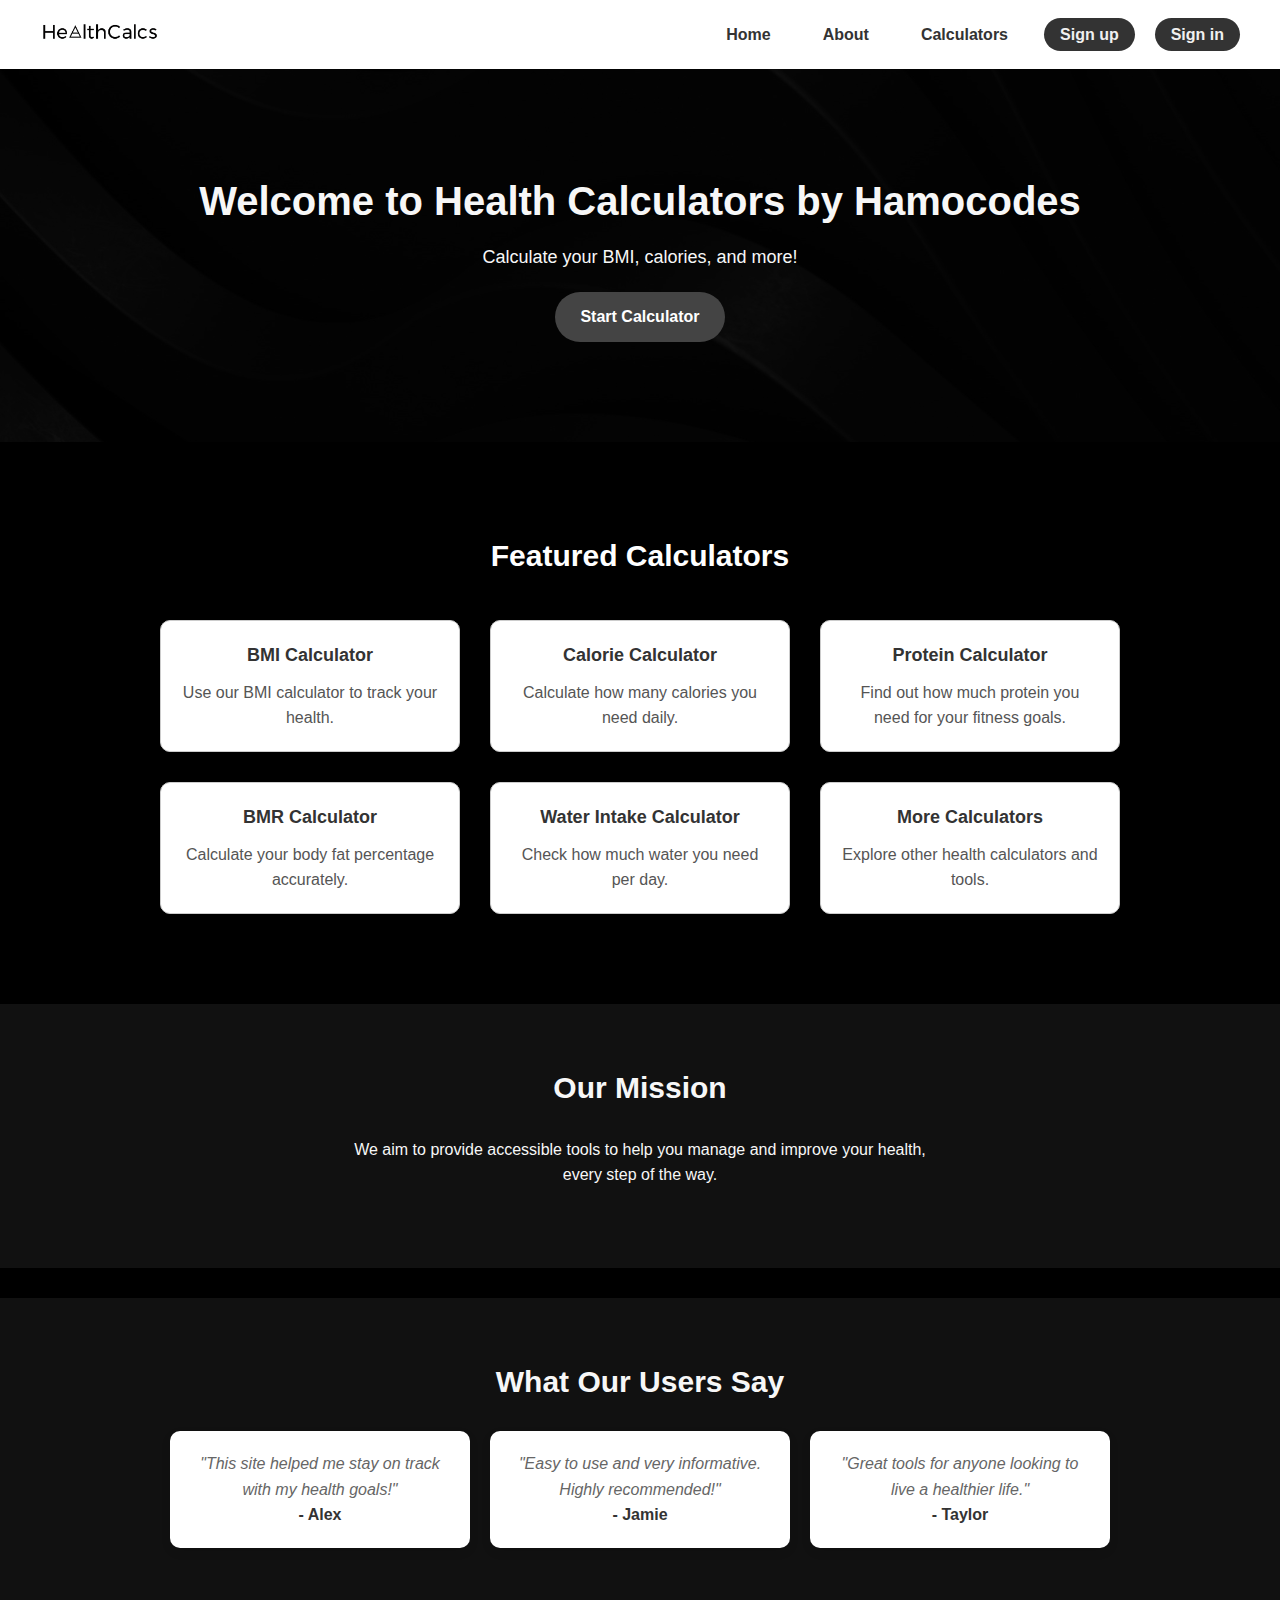
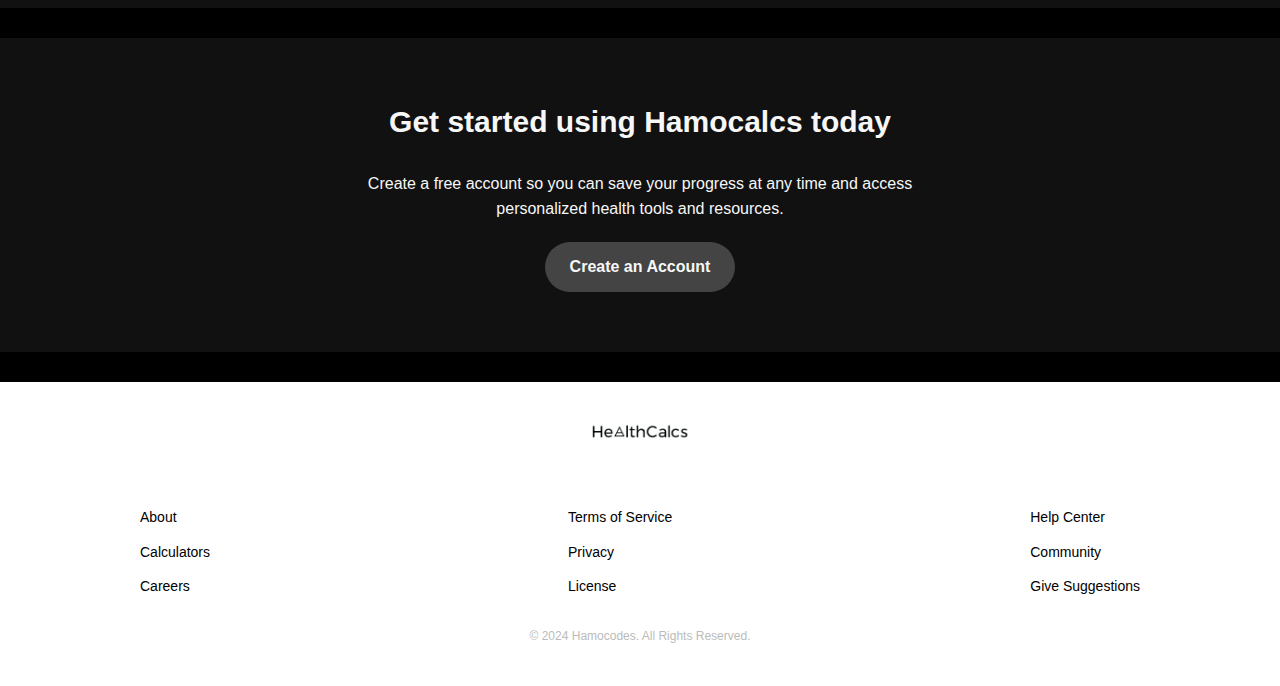
<file: index.html>
<!DOCTYPE html>
<html lang="en">
<head>
    <meta charset="UTF-8">
    <meta name="viewport" content="width=device-width, initial-scale=1.0">
    <title>HealthCalcs</title>
    <link rel="stylesheet" href="style.css">
</head>
<body>
    <header>
        <div class="logo">
            <a href="index.html"><img src="images/logo.png" alt="Logo"></a>
        </div>
        
        <div class="toggle" onclick="toggleNav()">☰</div>
        <nav class="mobile-nav">
            <ul>
                <li><a href="#home">Home</a></li>
                <li><a href="#about">About</a></li>
                <li class="dropdown">
                    <a href="#calculators">Calculators</a>
                    <ul class="dropdown-menu">
                        <li><a href="/pages/bmi.html">BMI Calculator</a></li>
                        <li><a href="/pages/calorie.html">Calorie Calculator</a></li>
                        <li><a href="/pages/protein.html">Protein Calculator</a></li>
                        <li><a href="/pages/bmr.html">BMR Calculator</a></li>
                        <li><a href="/pages/water.html">Water Intake Calculator</a></li>
                        <li><a href="#more">More Calculators</a></li>
                    </ul>
                </li>
                <li><a href="#signup" class="nav-btn">Sign up</a></li>
                <li><a href="#signin" class="nav-btn">Sign in</a></li>
            </ul>
        </nav>
    </header>
    

    <!-- Slider Section -->
    <section class="slider">
        <div class="slide">
            <h1>Welcome to Health Calculators by Hamocodes</h1>
            <p>Calculate your BMI, calories, and more!</p>
            <a href="#get-started" class="get-started-button">Start Calculator</a>
        </div>
    </section>

        <!-- Calculations cards -->
        <div class="calculations-container">
            <h2>Featured Calculators</h2>
            <div class="calculations-grid">
                <a href="pages/bmi.html" class="card" id="bmi">
                    <h3>BMI Calculator</h3>
                    <p>Use our BMI calculator to track your health.</p>
                </a>
            
                <a href="/pages/calorie.html" class="card" id="calorie">
                    <h3>Calorie Calculator</h3>
                    <p>Calculate how many calories you need daily.</p>
                </a>
            
                <a href="pages/protein.html" class="card" id="protein">
                    <h3>Protein Calculator</h3>
                    <p>Find out how much protein you need for your fitness goals.</p>
                </a>
            
                <a href="pages/bmr.html" class="card" id="fat">
                    <h3>BMR Calculator</h3>
                    <p>Calculate your body fat percentage accurately.</p>
                </a>
            
                <a href="pages/water.html" class="card" id="water">
                    <h3>Water Intake Calculator</h3>
                    <p>Check how much water you need per day.</p>
                </a>
            
                <a href="#moreclcs" class="card" id="more">
                    <h3>More Calculators</h3>
                    <p>Explore other health calculators and tools.</p>
                </a>
            </div>
        </div>

    <!-- Mission Section -->
    <section class="mission">
        <h2>Our Mission</h2>
        <p>We aim to provide accessible tools to help you manage and improve your health, every step of the way.</p>
    </section>


    <!-- User Feedback Section -->
    <section class="feedback">
        <h2>What Our Users Say</h2>
        <div class="feedback-grid">
            <div class="feedback-card">
                <p>"This site helped me stay on track with my health goals!"</p>
                <h4>- Alex</h4>
            </div>
            <div class="feedback-card">
                <p>"Easy to use and very informative. Highly recommended!"</p>
                <h4>- Jamie</h4>
            </div>
            <div class="feedback-card">
                <p>"Great tools for anyone looking to live a healthier life."</p>
                <h4>- Taylor</h4>
            </div>
        </div>
    </section>

    <!-- Account Creation Section -->
    <section class="create-account">
        <h2>Get started using Hamocalcs today</h2>
        <p>Create a free account so you can save your progress at any time and access personalized health tools and resources.</p>
        <a href="#create-account" class="account-button">Create an Account</a>
    </section>




    <!-- Footer Section -->
<footer>
    <div class="footer-container">
        <!-- Logo Section -->
        <div class="footer-logo">
            <img src="images/logo.png" alt="healthcalcs Logo" class="logo-img">
            
        </div>
        
        <!-- Links Section -->
        <div class="footer-links">
            <div class="link-group">
                <a href="#about">About</a>
                <a href="#partners">Calculators</a>
                <a href="#career">Careers</a>
            </div>
            <div class="link-group">
                <a href="#terms">Terms of Service</a>
                <a href="#privacy">Privacy</a>
                <a href="#license">License</a>
            </div>
            <div class="link-group">
                <a href="#help-center">Help Center</a>
                <a href="#calculators">Community</a>
                <a href="#suggestions">Give Suggestions</a>
            </div>
        </div>
        <p>&copy; 2024 Hamocodes. All Rights Reserved.</p>
    </div>
</footer>

<script src="scripts.js"></script>

</body>
</html>
</file>
<file: style.css>
/* Reset */
* {
    margin: 0;
    padding: 0;
    box-sizing: border-box;
    font-family: Arial, sans-serif;
}

/* General Styles */
body {
    background-color: black; /* Light off-white background */
    color: #222; /* Dark gray for text */
    line-height: 1.6;
}

/* Header */
header {
    display: flex;
    justify-content: space-between;
    align-items: center;
    padding: 20px 40px;
    background-color: #ffffff; /* White background */
    box-shadow: 0 4px 8px rgba(0, 0, 0, 0.1);
    top: 0;
    z-index: 1000;
}


.logo img {
    width: 120px;
}

/* General Navigation Styling */
header nav ul {
    display: flex;
    align-items: center;
    list-style: none;
    gap: 20px;
}

header nav ul li {
    position: relative;
}

header nav ul li a {
    color: #333; /* Dark gray */
    text-decoration: none;
    font-weight: bold;
    padding: 8px 16px;
    transition: color 0.3s ease;
}

/* Hover effect */
header nav ul li a:hover {
    color: #111; /* Slightly darker gray */
}

/* Dropdown Styling */
.dropdown:hover .dropdown-menu {
    display: block;
}

.dropdown-menu {
    display: none;
    position: absolute;
    top: 100%;
    left: 0;
    background-color: #ffffff; /* White background */
    box-shadow: 0 4px 8px rgba(0, 0, 0, 0.1);
    border-radius: 5px;
    padding: 10px 0;
    z-index: 1;
}

.dropdown-menu li {
    width: 100%;
}

.dropdown-menu li a {
    color: #333; /* Dark gray */
    padding: 10px 20px;
    display: block;
    text-decoration: none;
    transition: background-color 0.3s ease;
}

.dropdown-menu li a:hover {
    background-color: #e0e0e0; /* Light gray hover */
}

/* Buttons for Login and Create Account */
.nav-btn {
    background-color: #333; /* Dark gray button */
    color: #f0f0f0; /* Off-white text */
    padding: 8px 16px;
    border-radius: 20px;
    font-weight: bold;
    text-decoration: none;
    transition: background-color 0.3s ease;
}

.nav-btn:hover {
    background-color: #555; /* Slightly lighter gray */
}

/* Slider Section */
.slider {
    background: url('images/slider.jpg') center/cover no-repeat;
    color: #f7f7f7; /* Off-white text */
    text-align: center;
    padding: 100px 20px;
    background-blend-mode: overlay;
    background-color: rgba(0, 0, 0, 0.6); /* Dark overlay */
}

.slider h1 {
    font-size: 40px;
    font-weight: 600;
    margin-bottom: 10px;
}

.slider p {
    font-size: 18px;
    margin-bottom: 20px;
}

.get-started-button {
    display: inline-block;
    padding: 12px 25px;
    background-color: #444; /* Dark gray button */
    color: #fff; /* White text */
    font-weight: bold;
    text-decoration: none;
    border-radius: 30px;
    transition: background-color 0.3s ease;
}

.get-started-button:hover {
    background-color: #666; /* Slightly lighter gray */
}

/* Calculations Container */
.calculations-container {
    text-align: center;
    padding: 60px 20px;
    background-color: black; /* White background */
    border-radius: 10px;
    box-shadow: 0 4px 20px rgba(0, 0, 0, 0.1);
    margin: 30px auto;
}

.calculations-grid {
    display: flex;
    gap: 30px;
    justify-content: center;
    flex-wrap: wrap;
}

.calculations-container h2 {
    font-size: 30px;
    font-weight: bolder;
    margin-bottom: 40px;
    color: white;
}

.card {
    background: #fff; /* White background */
    border: 1px solid #ccc; /* Light gray border */
    padding: 20px;
    border-radius: 10px;
    text-decoration: none;
    color: #333;
    width: 300px;
    box-shadow: 0 4px 10px rgba(0, 0, 0, 0.1);
    transition: box-shadow 0.3s ease;
    text-align: center;
}

.card:hover {
    box-shadow: 0 6px 15px rgba(255, 255, 255, 0.564);
}

.card h3 {
    font-size: 18px;
    font-weight: bold;
    margin-bottom: 10px;
}

.card p {
    color: #555;
}

/* Mission Section */
.mission, .feedback, .create-account {
    background-color: rgba(26, 26, 26, 0.662); /* Dark gray */
    text-align: center;
    padding: 60px 20px;
    margin: 30px auto;
    box-shadow: 0 4px 20px rgba(0, 0, 0, 0.1);
}

.mission h2, .feedback h2, .create-account h2 {
    font-size: 30px;
    font-weight: bolder;
    color: #f7f7f7; /* Off-white text */
    margin-bottom: 25px;
}

.mission p, .create-account p {
    font-size: 16px;
    color: #f7f7f7;
    max-width: 600px;
    margin: 0 auto 20px;
}

/* Feedback Section */
.feedback-grid {
    display: flex;
    gap: 20px;
    justify-content: center;
    flex-wrap: wrap;
}

.feedback-card {
    background: #fff;
    padding: 20px;
    border-radius: 10px;
    box-shadow: 0 4px 10px rgba(0, 0, 0, 0.1);
    max-width: 300px;
}

.feedback-card p {
    font-style: italic;
    color: #666;
}

.feedback-card h4 {
    font-weight: 600;
    color: #333;
}

/* Account Creation Section */
.account-button {
    display: inline-block;
    padding: 12px 25px;
    background-color: #444; /* Dark gray */
    color: #f7f7f7;
    font-weight: bold;
    text-decoration: none;
    border-radius: 30px;
    transition: background-color 0.3s ease;
}

.account-button:hover {
    background-color: #666;
}

/* Footer */
footer {
    background-color: white;
    color: black;
    padding: 40px 20px;
    font-size: 14px;
}

.footer-container {
    display: flex;
    flex-direction: column;
    align-items: center;
    max-width: 1000px;
    margin: 0 auto;
    gap: 30px;
}

/* Logo Section */
.footer-logo {
    text-align: center;
    margin-bottom: 20px;
}

.footer-logo .logo-img {
    width: 100px;
    margin-bottom: 10px;
}

/* Links Section */
.footer-links {
    display: flex;
    justify-content: space-between;
    gap: 80px; /* Space between groups */
    width: 100%;
}

.link-group {
    display: flex;
    flex-direction: column;
    gap: 12px;
    text-align: left;
}

.footer-links a {
    color: black;
    text-decoration: none;
    font-size: 14px;
    transition: color 0.3s ease;
}

.footer-links a:hover {
    color: #ccc; /* Light gray */
}

footer p {
    font-size: 12px;
    color: #bbb;
}
.toggle {
    display: none;

}


/* General Mobile Styling */
@media (max-width: 768px) {
    /* Header */
    header {
        display: flex;
        justify-content: space-between;
        align-items: center;
        padding: 10px 20px;
    }

    .logo img {
        width: 100px;
    }



/* Hide nav for mobile and show only when active */
.mobile-nav {
    display: none;
    position: absolute;
    top: 60px;
    right: 0;
    background-color: #ffffff;
    width: 100%;
    box-shadow: 0 4px 8px rgba(0, 0, 0, 0.1);
    padding: 20px 0;
    text-align: center;
    transition: all 0.3s ease;
}

/* Show nav when toggled */
.mobile-nav.active {
    display: block;
}

/* Mobile menu styling */
.mobile-nav ul {
    flex-direction: column;
}

.mobile-nav ul li {
    margin: 10px 0;
}

/* Show hamburger on small screens */
.toggle {
    display: block;
    cursor: pointer;
    font-size: 24px;
}


/* Slider Section */
.slider {
    padding: 50px 10px;
}

.slider h1 {
    font-size: 24px;
}

.slider p {
    font-size: 16px;
}

.get-started-button {
    padding: 10px 20px;
    font-size: 14px;
}

/* Calculations Section */
.calculations-grid {
    flex-direction: column;
    gap: 20px;
}

.card {
    width: 100%;
    max-width: 300px;
}

/* Feedback Section */
.feedback-grid {
    flex-direction: column;
    gap: 20px;
}

/* Footer */
.footer-links {
    flex-direction: column;
    gap: 20px;
    text-align: center;
}

.footer-container {
    gap: 20px;
}
}

/* Tablet Styles */
@media (max-width: 1024px) {
header nav ul {
    gap: 15px;
}

/* Calculations and Feedback Sections */
.calculations-grid, .feedback-grid {
    gap: 15px;
    flex-wrap: wrap;
    align-items: center;
}

/* Footer Links */
.footer-links {
    gap: 40px;
}
}
</file>
